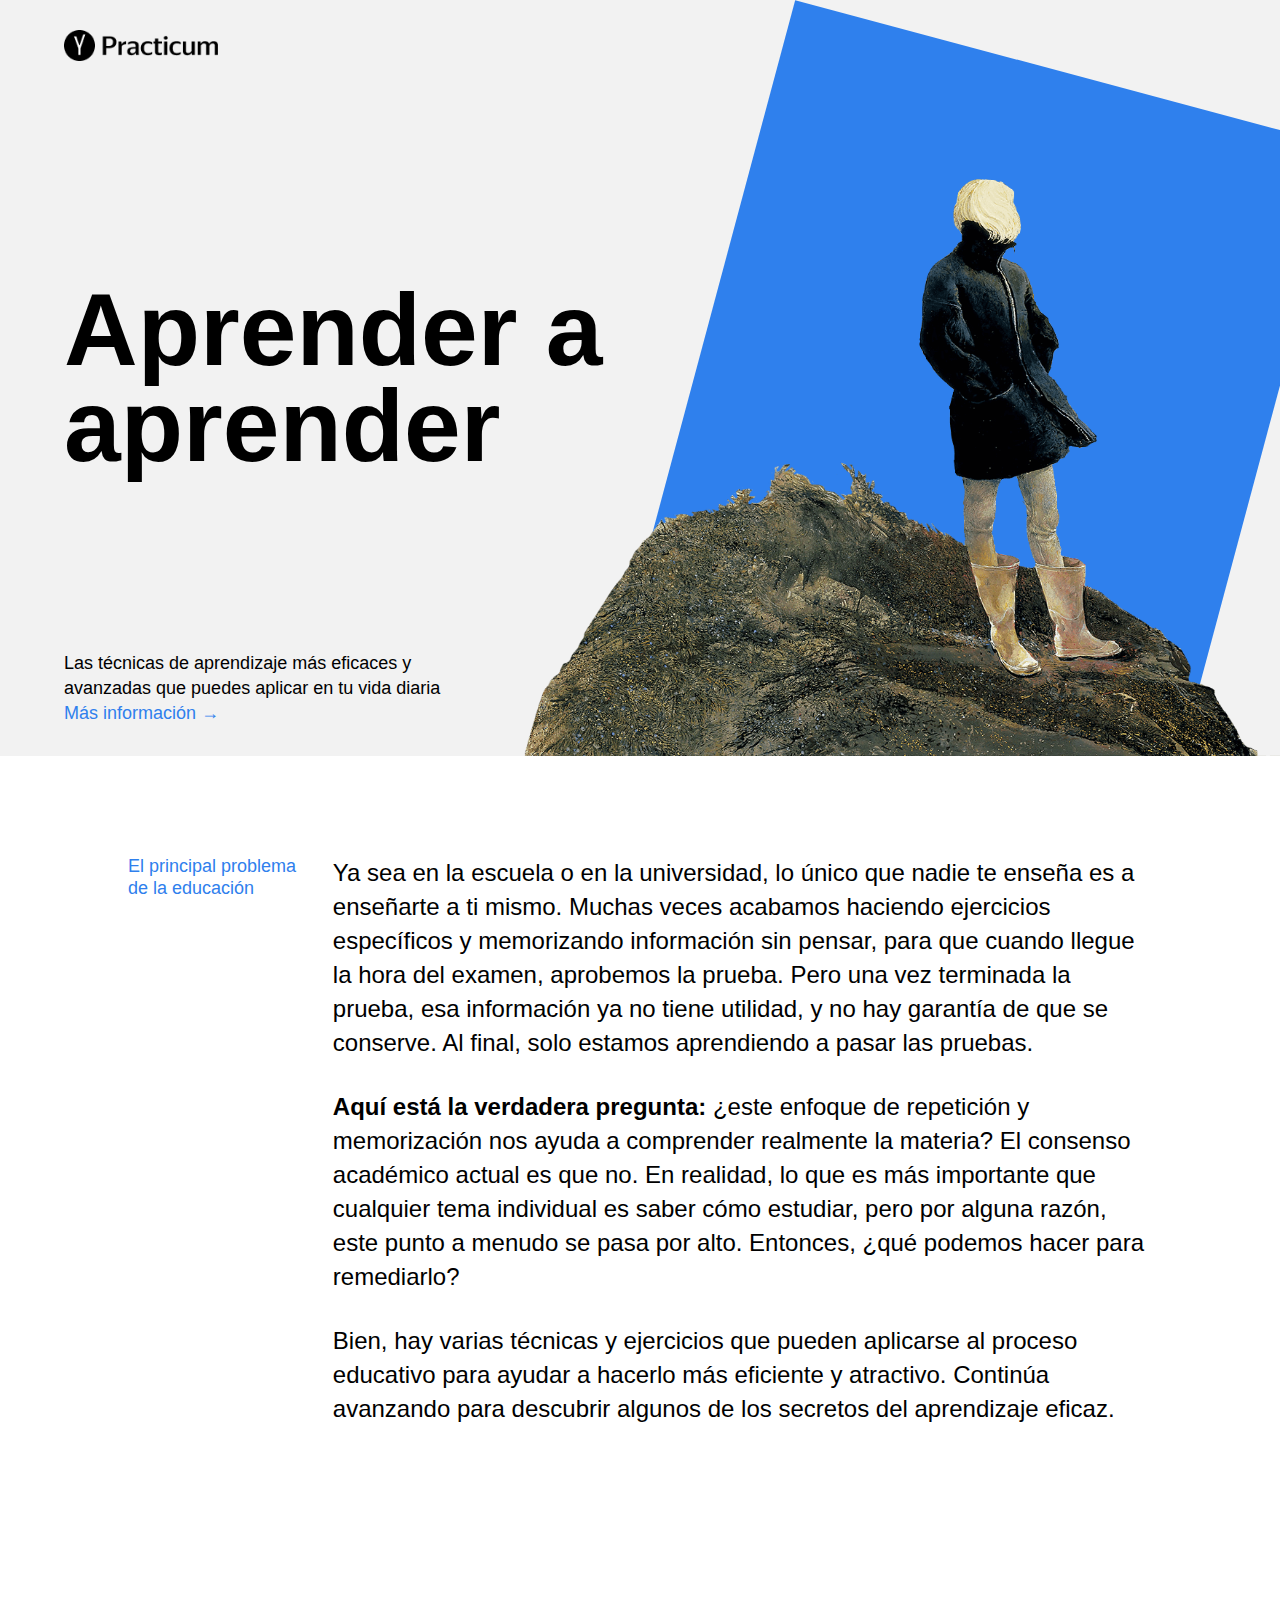
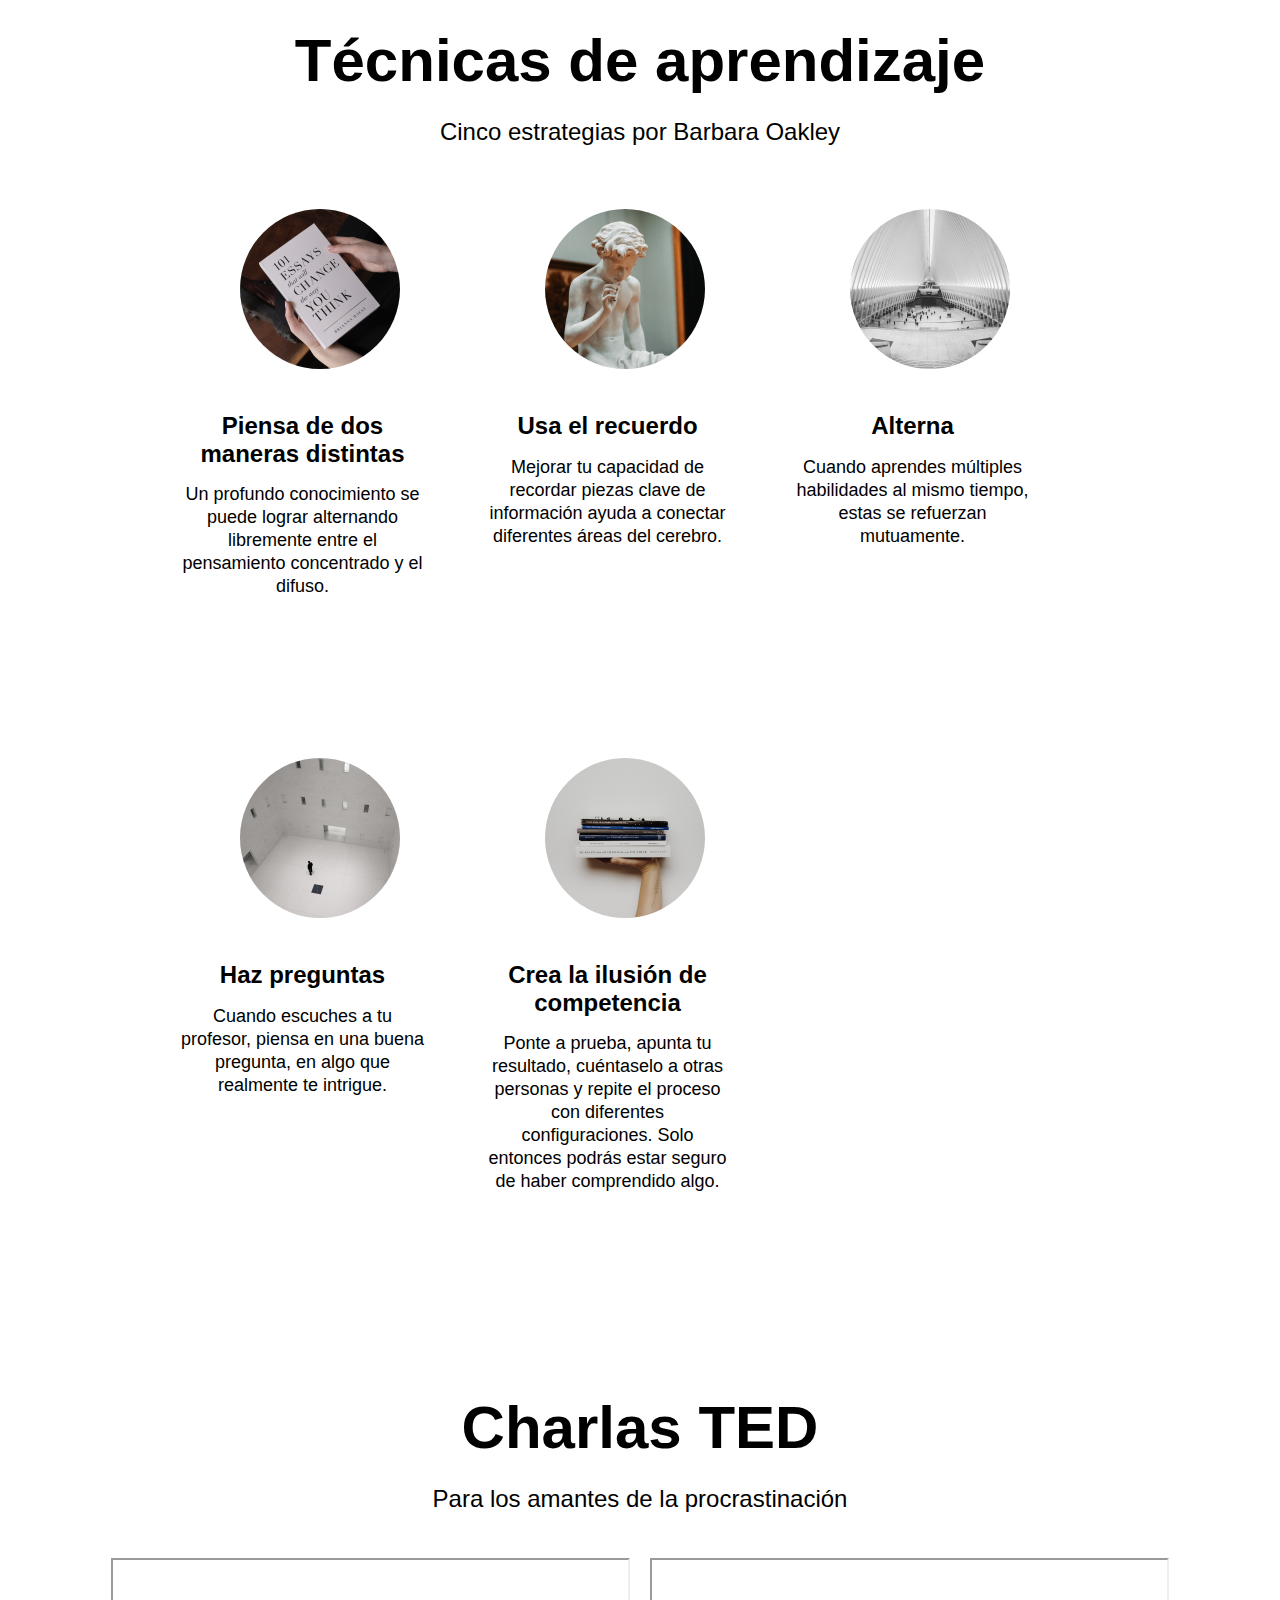
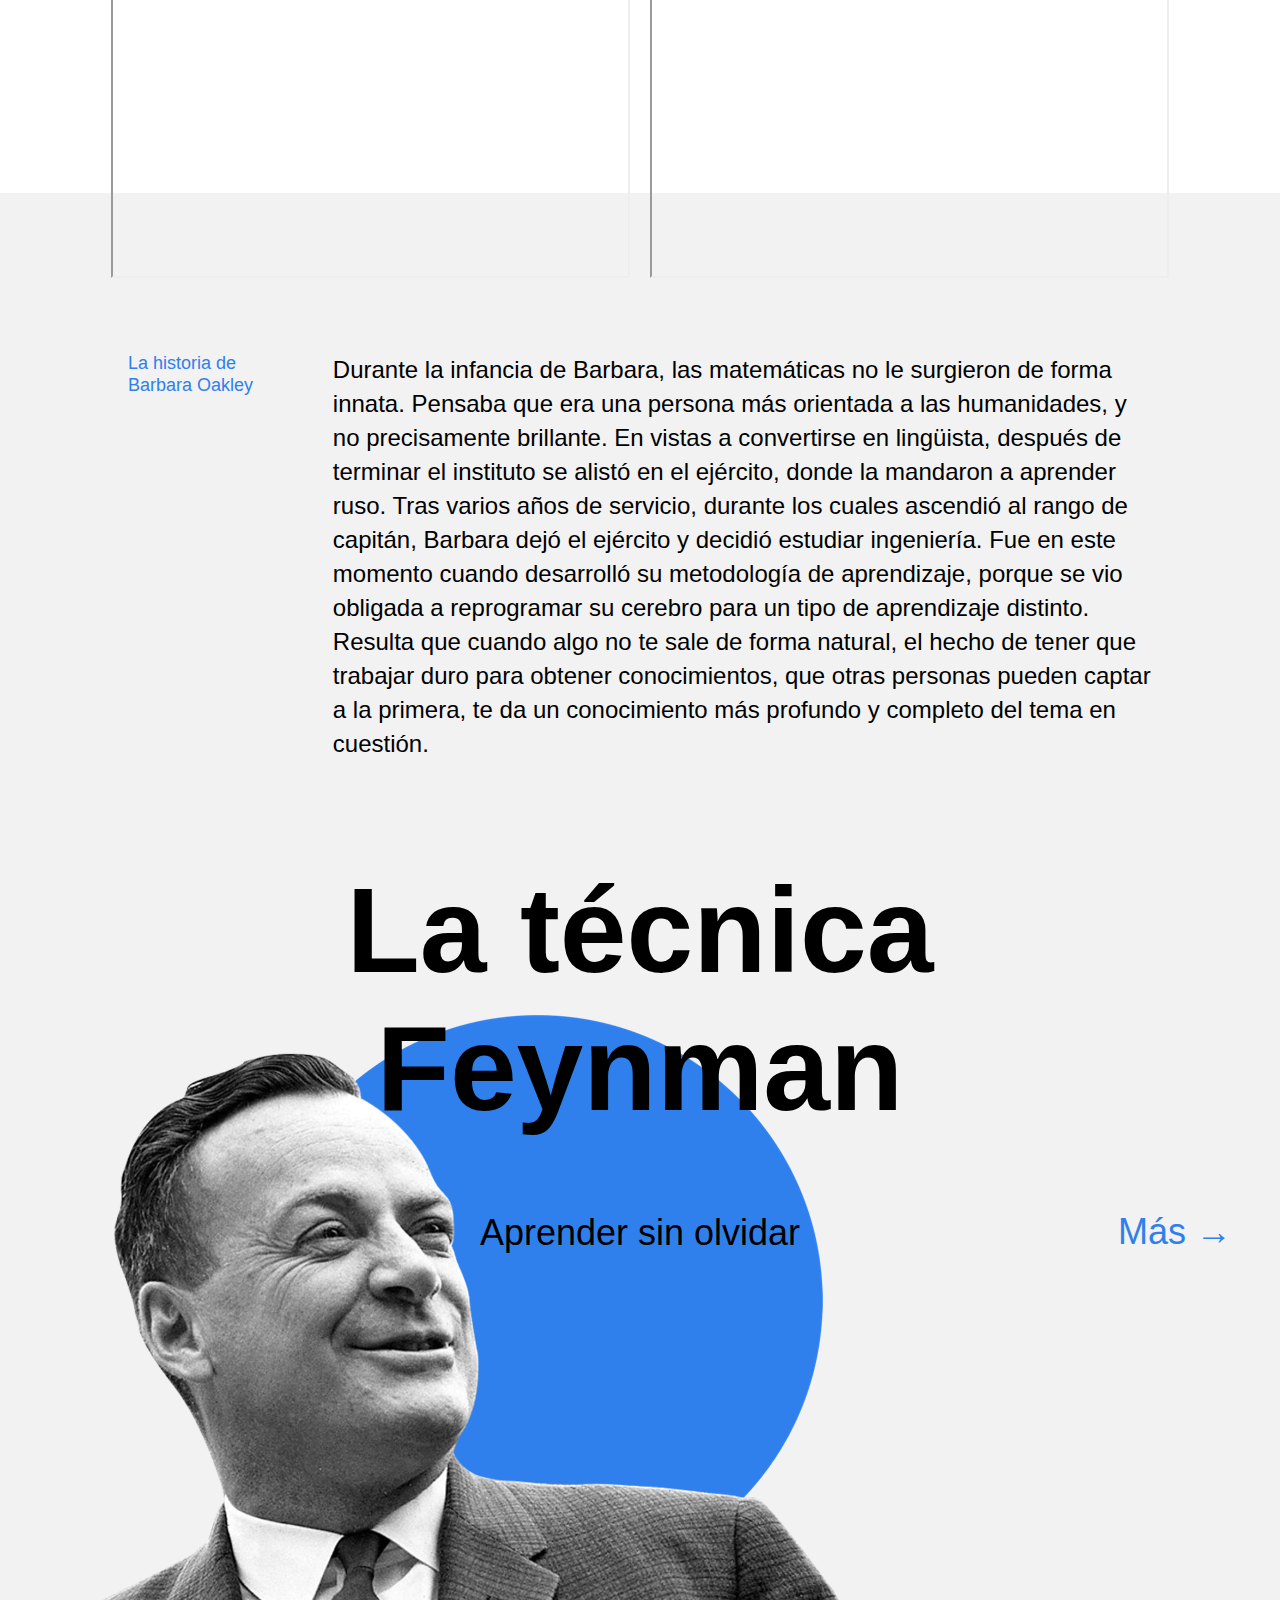
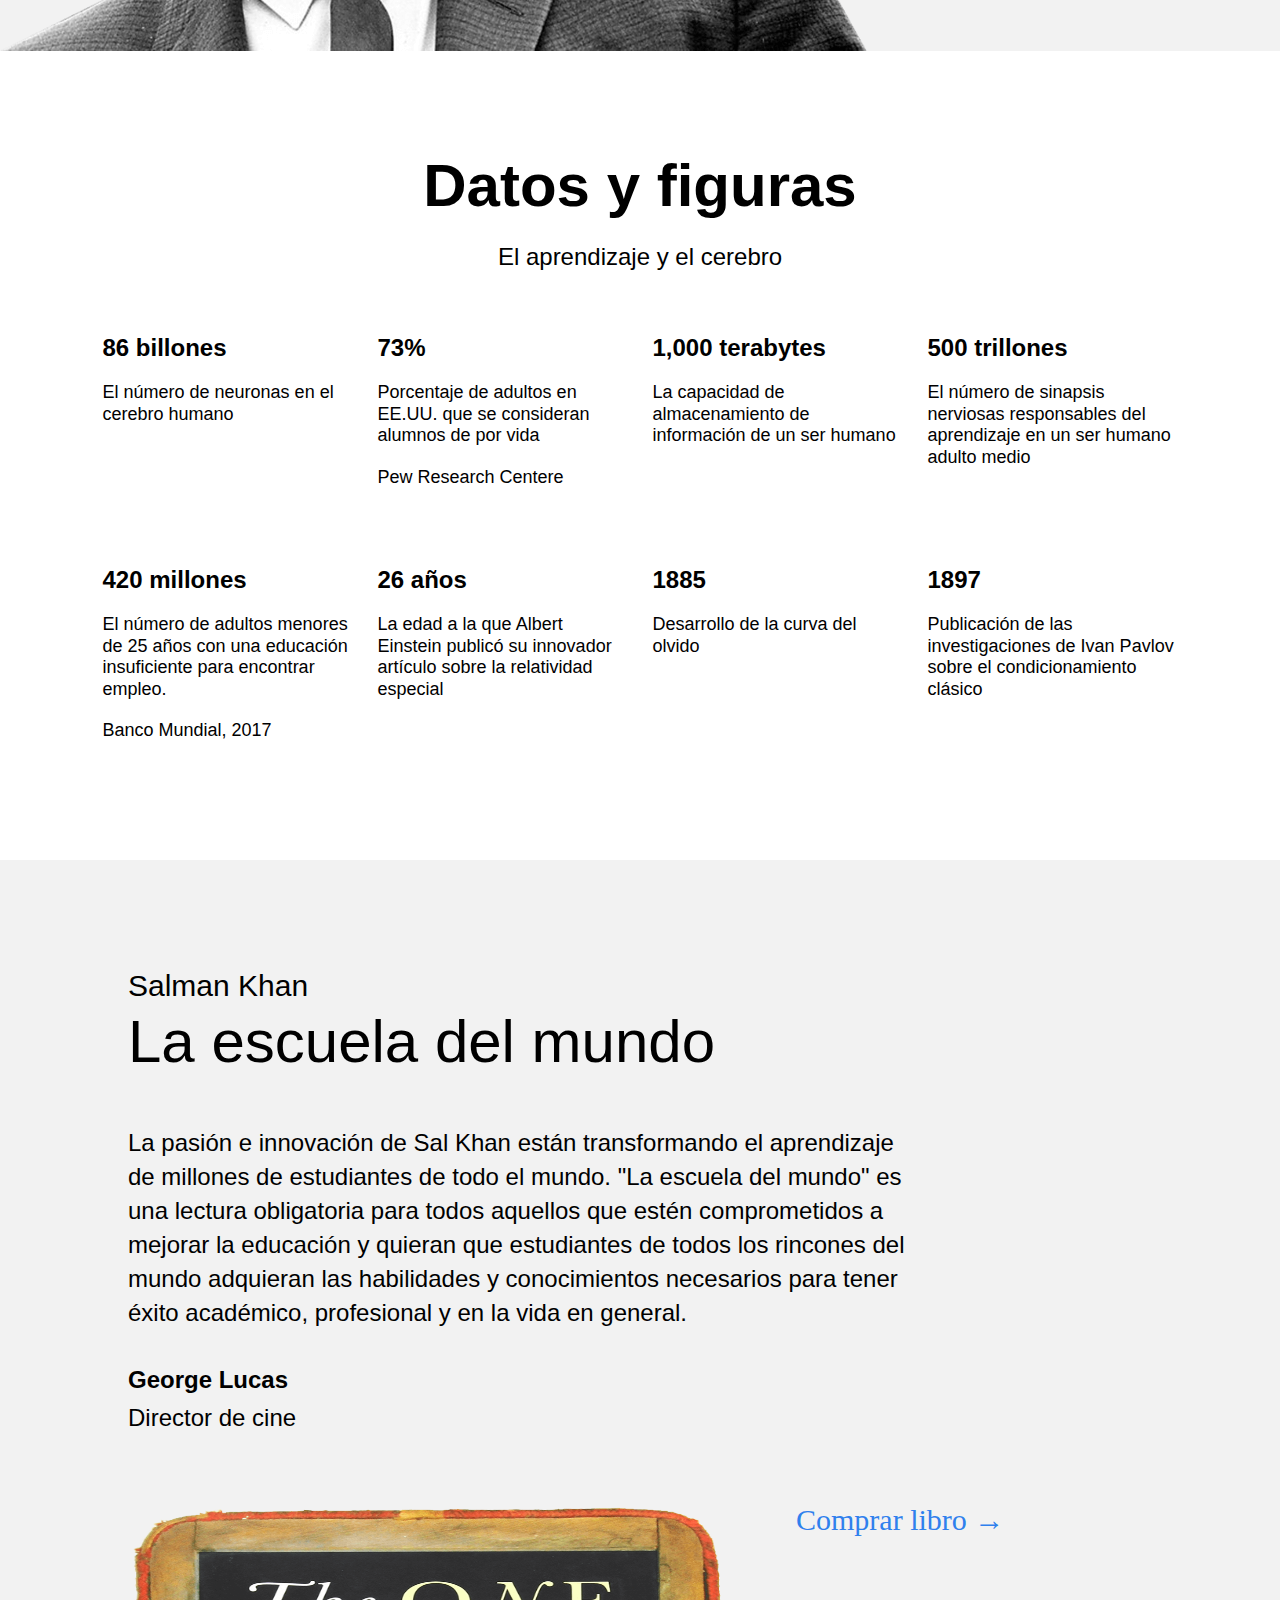
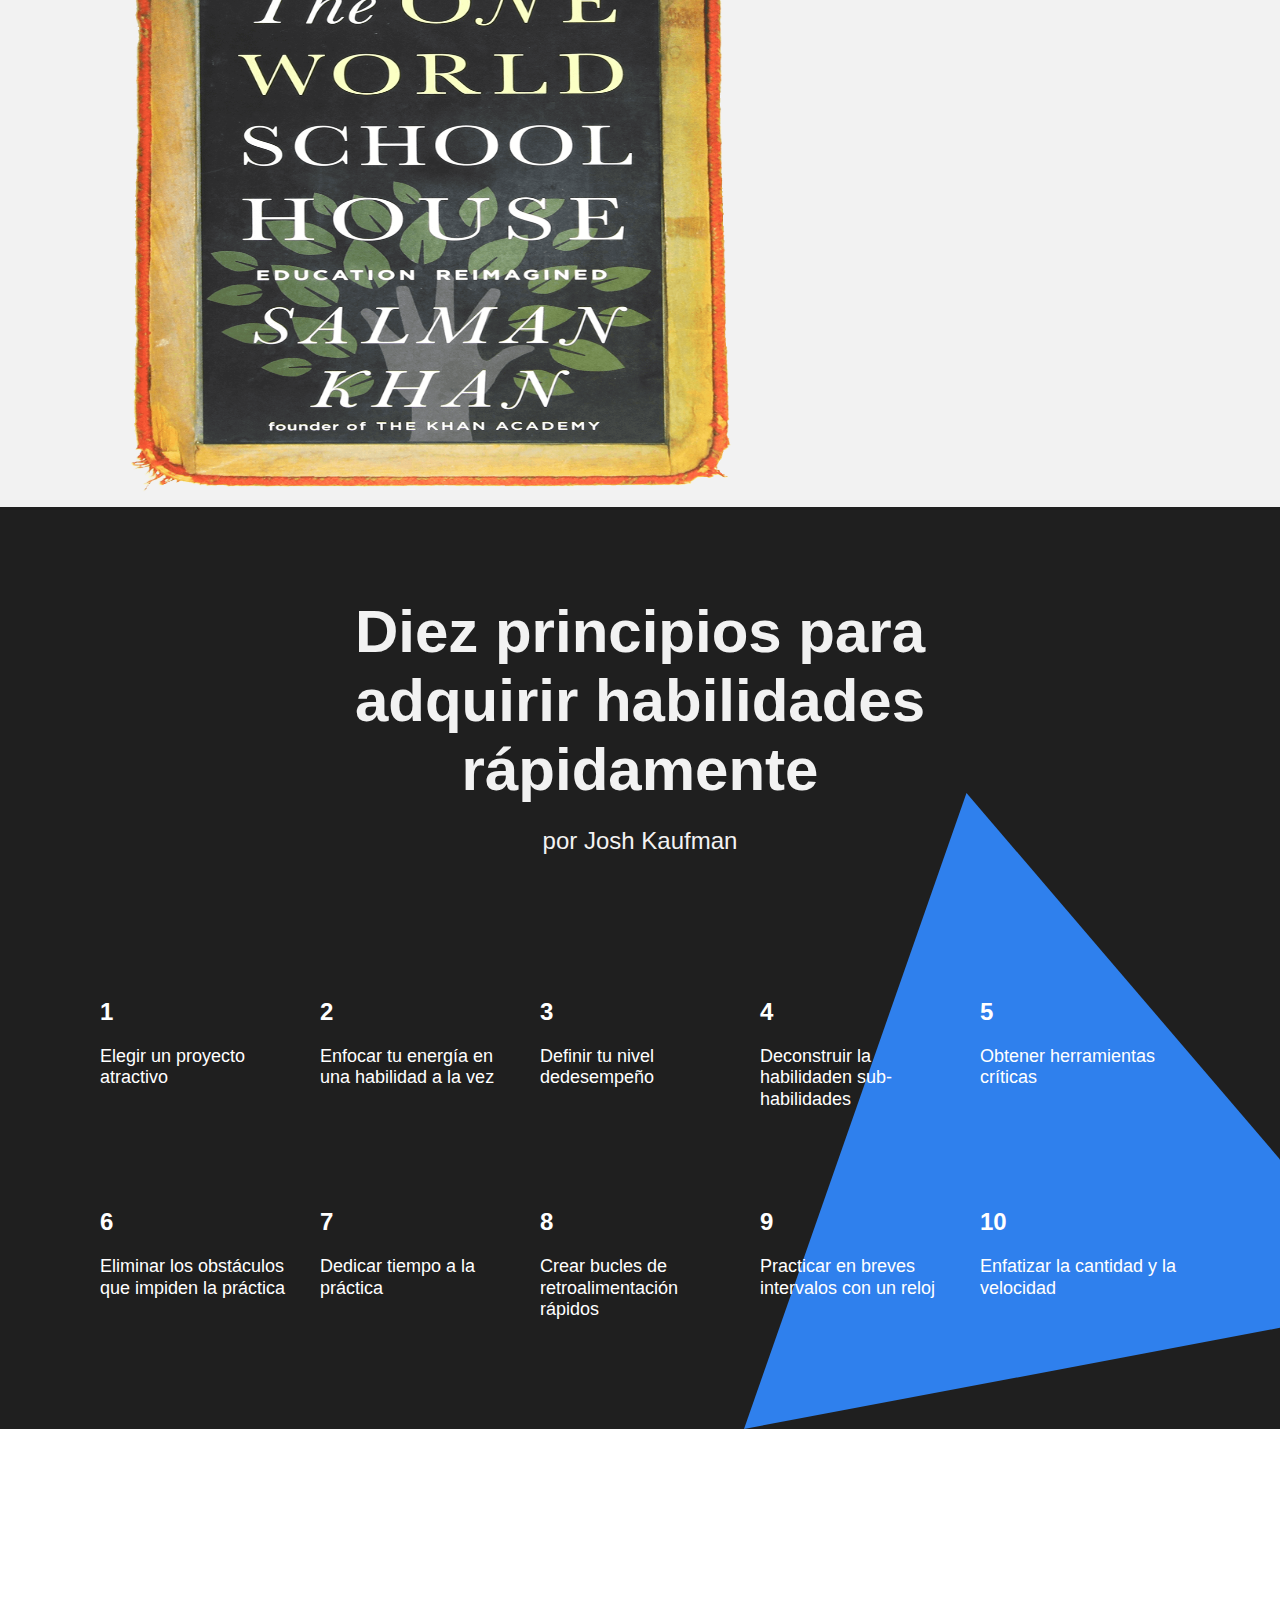
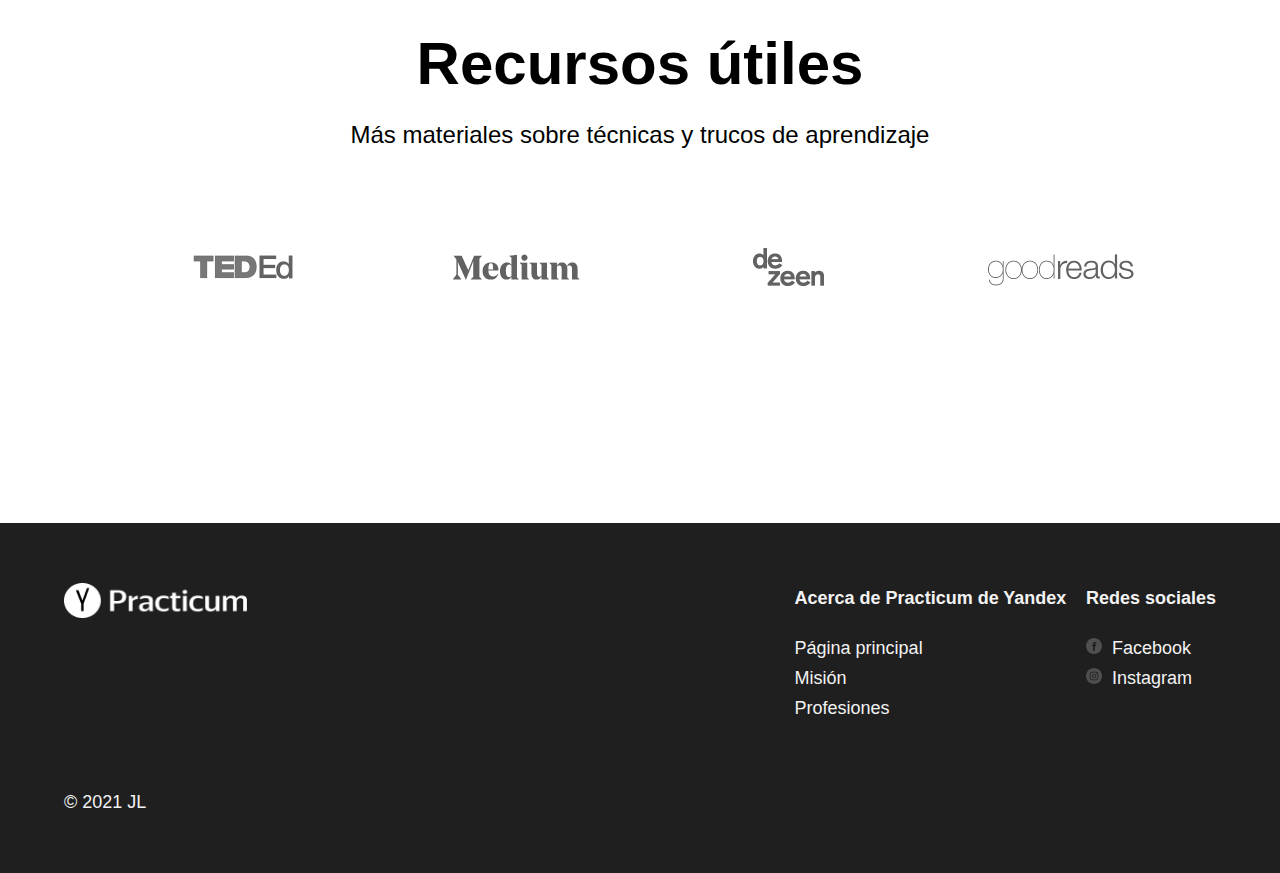
<file: index.html>
<!-- Hola Buenos dias! =) Espero se encuentre Bien!
Paso a Explicar ciertas improvisaciones en el proyecto

a)Cada Bloque tiene su titulo y subtitulo independiente para que cada bloque sea independiente de el resto como dicta BEM! 
en la guia me piden re Utilizar __title __subtitle al principio lo realice de esta manera pero la prueba automatica me rechacaba esta alternativa!

b) aplique una animacion global usando el root de mi etiqueta body!

c) aplique la transition de los __links a cada bloque! en un principio estaba en root con el clase "root__link_active" pero 
el auto corrector me lo rechazo!

Que tenga usted un buen dia! salu2s-->
<!DOCTYPE html>
<html lang="es">
<head>
  <meta charset="UTF-8">
  <meta name="viewport" content="width=device-width, initial-scale=1.0">
  <link rel="stylesheet" href="./pages/index.css">
  <link rel="stylesheet" href="./vendor/normalize.css">
  <title>Aprender a aprender</title>
</head>
<body class="root">
  <div class="page">
                                                    <!--Header -->
    <header class="header">
      <img class="logo logo_place_header" src="./images/logo_place_header.png" alt="logo header">
      <h1 class="header__title">Aprender a aprender</h1>
      <p class="header__subtitle">Las técnicas de aprendizaje más eficaces y avanzadas que puedes aplicar en tu vida diaria
        <a class="header__link header__link-active" href="#">Más información →</a>
      </p>
      <img class="header__main-illustration" src="./images/header-image.png" alt="hombre dominando la montaña">
      <div class="header__square root__rotation"></div>
      </header>
                                                      <!--Main -->
    <main class="content">
      <section class="description">
        <article class="two-columns">
          <h6 class="two-columns__brief">El principal problema de la educación</h6>
          <div class="two-columns__main-text">
            <p class="two-columns__paragraph">Ya sea en la escuela o en la universidad, lo único que nadie te enseña es a enseñarte a ti
            mismo. Muchas veces acabamos haciendo ejercicios específicos y memorizando información
            sin pensar, para que cuando llegue la hora del examen, aprobemos la prueba. Pero una vez
            terminada la prueba, esa información ya no tiene utilidad, y no hay garantía de que se
            conserve. Al final, solo estamos aprendiendo a pasar las pruebas.</p>
            <p class="two-columns__paragraph">
              <span class="two-columns__span-accent">Aquí está la verdadera pregunta:</span>
              ¿este enfoque de repetición y memorización nos ayuda a
              comprender realmente la materia? El consenso académico actual es que no. En realidad, lo
              que es más importante que cualquier tema individual es saber cómo estudiar, pero por alguna
              razón, este punto a menudo se pasa por alto. Entonces, ¿qué podemos hacer para
              remediarlo?</p>
            <p class="two-columns__paragraph">Bien, hay varias técnicas y ejercicios que pueden aplicarse al proceso educativo para ayudar a
                hacerlo más eficiente y atractivo. Continúa avanzando para descubrir algunos de los secretos
                del aprendizaje eficaz.</p>
          </div>
        </article>
      </section>
                                          <!-- Bloks techniques  -->
      <section class="techniques">
        <h2 class="techniques__title">Técnicas de aprendizaje</h2>
        <h3 class="techniques__subtitle">Cinco estrategias por Barbara Oakley</h3>
        <div class="cards">
          <article class="cards__item">
            <img class="cards__image" src="./images/cards-attention.png" alt="atencion plena">
            <h4 class="cards__title">Piensa de dos maneras distintas</h4>
            <p class="cards__description">Un profundo conocimiento 
              se puede lograr alternando libremente entre el pensamiento concentrado y el difuso.</p>
          </article>
          <article class="cards__item">
            <img class="cards__image" src="./images/cards-recall.png" alt="recuerda">
            <h4 class="cards__title">Usa el recuerdo</h4>
            <p class="cards__description">Mejorar tu capacidad de recordar piezas clave de información ayuda a conectar diferentes áreas del cerebro.</p>
          </article>
          <article class="cards__item">
            <img class="cards__image" src="./images/cards-interleaving.png" alt="alterna">
            <h4 class="cards__title">Alterna</h4>
            <p class="cards__description">Cuando aprendes múltiples habilidades al mismo tiempo, estas se refuerzan mutuamente.</p>
          </article>
          <article class="cards__item">
            <img class="cards__image" src="./images/cards-question.png" alt="preguntate">
            <h4 class="cards__title">Haz preguntas</h4>
            <p class="cards__description">Cuando escuches a tu profesor, piensa en una buena pregunta, en algo que realmente te intrigue.</p>
          </article>
          <article class="cards__item">
            <img class="cards__image" src="./images/cards-competence.png" alt="competicion">
            <h4 class="cards__title">Crea la ilusión de competencia</h4>
            <p class="cards__description">Ponte a prueba, apunta tu resultado, cuéntaselo a otras personas y repite el proceso con diferentes configuraciones. Solo entonces podrás estar seguro de haber comprendido algo.</p>
          </article>
        </div>
      </section>
                                                      <!-- Bloks Video -->
      <section class="video">
        <h2 class="video__title">Charlas TED</h2>
        <h3 class="video__subtitle">Para los amantes de la procrastinación</h3>
        <div class="video__iframe">
          <iframe width="515" height="316" src="https://www.youtube.com/embed/5MgBikgcWnY" title="YouTube video player" allow="accelerometer; autoplay; clipboard-write; encrypted-media; gyroscope; picture-in-picture; web-share" style="margin-right: 20px;" allowfullscreen></iframe>
          <iframe width="515" height="316" src="https://www.youtube.com/embed/arj7oStGLkU" title="YouTube video player" allow="accelerometer; autoplay; clipboard-write; encrypted-media; gyroscope; picture-in-picture; web-share" allowfullscreen></iframe>
        </div>   
      </section>
                                                  <!-- Bloks oakley -->
      <section class="oakley">
        <article class="two-columns">
          <h6 class="two-columns__brief">La historia de Barbara Oakley</h6>
          <div class="two-columns__main-text">
            <p class="two-columns__paragraph">Durante la infancia de Barbara, las matemáticas no le surgieron de forma innata. Pensaba que era
              una persona más orientada a las humanidades, y no precisamente brillante. En vistas a convertirse
              en lingüista, después de terminar el instituto se alistó en el ejército, donde la mandaron a aprender
              ruso. Tras varios años de servicio, durante los cuales ascendió al rango de capitán, Barbara dejó el
              ejército y decidió estudiar ingeniería. Fue en este momento cuando desarrolló su metodología de
              aprendizaje, porque se vio obligada a reprogramar su cerebro para un tipo de aprendizaje distinto.
              Resulta que cuando algo no te sale de forma natural, el hecho de tener que trabajar duro para
              obtener conocimientos, que otras personas pueden captar a la primera, te da un conocimiento más
              profundo y completo del tema en cuestión.</p>
          </div>
        </article>
      </section>
                                                    <!-- Bloks feynman -->
      <section class="feynman">
        <h2 class="feynman__title">La técnica Feynman</h2>
        <h3 class="feynman__subtitle">Aprender sin olvidar</h3>
        <a class="feynman__link feynman__link-active" href="#">Más →</a>
        <img class="feynman__image" src="./images/feynman.png" alt="el cabezon feynman"> 
      </section>
                                          <!-- Section digits -->
        <section class="digits"> 
        <h2 class="digits__title">Datos y figuras</h2>
        <h3 class="digits__subtitle">El aprendizaje y el cerebro</h3> 
      <ol class="table">
        <li class="table__cell">
          <h3 class="table__heading">86 billones </h3>
          <p class="table__text">El número de neuronas en el cerebro humano</p>
        </li>     
        <li class="table__cell">
        <h3 class="table__heading">73%</h3>
          <p class="table__text">Porcentaje de adultos en EE.UU. que se consideran alumnos de por vida</p>
          <p class="table__text">Pew Research Centerе</p>
        </li> 
        <li class="table__cell">
          <h3 class="table__heading">1,000 terabytes</h3>
          <p class="table__text">La capacidad de almacenamiento de información de un ser humano</p>
        </li>
        <li class="table__cell">
          <h3 class="table__heading">500 trillones</h3>
          <p class="table__text">El número de sinapsis nerviosas responsables del aprendizaje en un ser humano adulto medio</p>
        </li>
        <li class="table__cell">
          <h3 class="table__heading">420 millones</h3>
          <p class="table__text">El número de adultos menores de 25 años con una educación insuficiente para encontrar empleo.</p>
          <p class="table__text">Banco Mundial, 2017</p>
        </li>
        <li class="table__cell">
          <h3 class="table__heading">26 años</h3>
          <p class="table__text">La edad a la que Albert Einstein publicó su innovador artículo sobre la relatividad especial</p>
        </li>
        <li class="table__cell">
          <h3 class="table__heading">1885</h3>
          <p class="table__text"> Desarrollo de la curva del olvido</p>
        </li>  
        <li class="table__cell">
          <h3 class="table__heading">1897</h3>
          <p class="table__text">Publicación de las investigaciones de Ivan Pavlov sobre el condicionamiento clásico</p>
        </li>     
      </ol>
    </section>
                                                          <!-- Bloks khan -->
    <section class="khan">
      <article class="khan__container">
        <h2 class="khan__author">Salman Khan</h2>
        <h3 class="khan__title">La escuela del mundo</h3>
        <p class="khan__quote">La pasión e innovación de Sal Khan están transformando el aprendizaje de millones de estudiantes de todo el mundo. "La escuela del mundo" es una lectura obligatoria para todos aquellos que estén comprometidos a mejorar la educación y quieran que estudiantes de todos los rincones del mundo adquieran las habilidades y conocimientos necesarios para tener éxito académico, profesional y en la vida en general.</p>
        <h4 class="khan__quote-autor">George Lucas </h4>
        <h5 class="khan__quote-autor-subline">Director de cine</h5>
        <div class="khan__book-container">
          <img class="khan__book-pic" src="./images/khan-book-2.png" alt="libro khan">
          <a class="khan__buy-link khan__link-active" href="#">Comprar libro →</a>
        </div>
      </article>
    </section>
                                                  <!-- Bloks kaufman -->
      <section class="kaufman">
        <h2 class="kaufman__title kaufman__title_theme-dark">Diez principios para adquirir habilidades rápidamente</h2>
        <h3 class="kaufman__subtitle kaufman__subtitle_theme_dark">por Josh Kaufman</h3>
        <ul class="table table_theme-dark">
          <li class="table__cell table__cell_teme-dark">
            <h3 class="table__heading table__heading_theme-dark">1</h3>
            <p class="table__text table__text_theme-dark">Elegir un proyecto atractivo</p>
          </li>
          <li class="table__cell table__cell_teme-dark">
            <h3 class="table__heading table__heading_theme-dark">2</h3>
            <p class="table__text table__text_theme-dark">Enfocar tu energía en una habilidad a la vez</p>
          </li>
          <li class="table__cell table__cell_teme-dark">
            <h3 class="table__heading table__heading_theme-dark">3</h3>
            <p class="table__text table__text_theme-dark">Definir tu nivel dedesempeño</p>
          </li>
          <li class="table__cell table__cell_teme-dark">
            <h3 class="table__heading table__heading_theme-dark">4</h3>
            <p class="table__text table__text_theme-dark">Deconstruir la habilidaden sub-habilidades</p>
          </li>
          <li class="table__cell table__cell_teme-dark">
            <h3 class="table__heading table__heading_theme-dark">5</h3>
            <p class="table__text table__text_theme-dark">Obtener herramientas críticas</p>
          </li>
          <li class="table__cell table__cell_teme-dark">
            <h3 class="table__heading table__heading_theme-dark">6</h3>
            <p class="table__text table__text_theme-dark">Eliminar los obstáculos que impiden la práctica</p>
          </li>
          <li class="table__cell table__cell_teme-dark">
            <h3 class="table__heading table__heading_theme-dark">7</h3>
            <p class="table__text table__text_theme-dark">Dedicar tiempo a la práctica</p>
          </li>
          <li class="table__cell table__cell_teme-dark">
            <h3 class="table__heading table__heading_theme-dark">8</h3>
            <p class="table__text table__text_theme-dark">Crear bucles de retroalimentación rápidos</p>
          </li>
          <li class="table__cell table__cell_teme-dark">
            <h3 class="table__heading table__heading_theme-dark">9</h3>
            <p class="table__text table__text_theme-dark">Practicar en breves intervalos con un reloj </p>
          </li>
          <li class="table__cell table__cell_teme-dark"> 
            <h3 class="table__heading table__heading_theme-dark">10</h3>
            <p class="table__text table__text_theme-dark">Enfatizar la cantidad y la velocidad</p>
          </li>
        </ul>
        <img class="kaufman__triangle root__rotation" src="./images/kaufman-triangle.svg" alt="triangulo azul">
      </section>
                                                  <!-- Bloks resourcers -->
      <section class="resourcers">
        <h2 class="resourcers__title">Recursos útiles</h2>
        <h3 class="resourcers__subtitle">Más materiales sobre técnicas y trucos de aprendizaje</h3>
        <ul class="resourcers__logo-zone">
          <li><a href="#"><img class="resourcers__logo resourcers__logo_link_active" src="./images/logo/resources-tedED.png" alt="logo ted"></a></li>
          <li><a href="#"><img class="resourcers__logo resourcers__logo_link_active" src="./images/logo/resources-Medium.png" alt="logo medium"></a></li>
          <li><a href="#"><img class="resourcers__logo resourcers__logo_link_active" src="./images/logo/resources-dezeen.png" alt="logo dezeen"></a></li>
          <li><a href="#"><img class="resourcers__logo resourcers__logo_link_active" src="./images/logo/resources-goodreads.png" alt="logo goodreasds"></a></li>
        </ul>
      </section>
    </main>
                                                              <!-- Footer -->
    <footer class="footer">
      <div class="footer__columns">
        <div class="footer__column footer__column_content-copyright"> 
          <img class="logo footer__logo-place" src="./images/logo_place_footer.png" alt="logo footer">
          <p class="footer__author">&copy; 2021 JL</p> 
        </div>
        <div class="footer__column footer__column_content-about">
          <h3 class="footer__column-heading">Acerca de Practicum de Yandex</h3>
          <ul class="footer__list">
            <li><a class="footer__column-link footer__column-link_active" href="#">Página principal</a></li>
            <li><a class="footer__column-link footer__column-link_active" href="#">Misión</a></li>
            <li><a class="footer__column-link footer__column-link_active" href="#">Profesiones</a></li>
          </ul> 
        </div>
        <div class="footer__column footer__column_content-social">   
          <h3 class="footer__column-heading">Redes sociales</h3>
          <ul class="footer__list">
            <li><a class="footer__column-link footer__column-link_active" href="#"><img class="footer__social-icons" src="./images/facebook_white.svg" alt="facebook icon">Facebook</a></li>
            <li><a class="footer__column-link footer__column-link_active" href="#"><img class="footer__social-icons" src="./images/instagram_white.svg" alt="instagram icon">Instagram</a></li>
          </ul>    
        </div>
      </div>
    </footer>
  </div>  
</body>
</html>
</file>
<file: pages/index.css>
/* Vendor */
@import url(../vendor/normalize.css);
/* Bloks Body */
@import url(../blocks/root/root.css);
@import url(../blocks/page/page.css);
/* Bloks Header*/
@import url(../blocks/header/header.css);
@import url(../blocks/header/__logo/logo.css);
@import url(../blocks/header/__logo/_place_header/logo_place_header.css);
@import url(../blocks/header/__tittle/header__title.css);
@import url(../blocks/header/__subtittle/header__subtitle.css);
@import url(../blocks/header/__link/header__link.css);
@import url(../blocks/header/__link/_active/header__link-active.css);
@import url(../blocks/header/__illustration/header__main-illustration.css);
@import url(../blocks/header/__square/header__square.css);
/* Bloks description */
@import url(../blocks/description/description.css);
@import url(../blocks/description/__columns/two-columns.css);
@import url(../blocks/description/__columns/__brief/two-columns__brief.css);
@import url(../blocks/description/__columns/__brief/two-columns__main-text.css);
@import url(../blocks/description/__columns/__brief/__paragraph/two-columns__paragraph.css);
@import url(../blocks/description/__columns/__brief/__paragraph/_span/two-columns__span-accent.css);
/* Blacks Techniques */
@import url(../blocks/techniques/techniques.css);
@import url(../blocks/techniques/__title/techniques__title.css);
@import url(../blocks/techniques/__subtitle/techniques__subtitle.css);
@import url(../blocks/techniques/__cards/cards.css);
@import url(../blocks/techniques/__cards/__item/cards__item.css);
@import url(../blocks/techniques/__cards/__item/__image/cards__image.css);
@import url(../blocks/techniques/__cards/__item/__title/cards__title.css);
@import url(../blocks/techniques/__cards/__item/__description/cards__description.css);
/* Bloks Video */
@import url(../blocks/video/video.css);
@import url(../blocks/video/__title/video__title.css);
@import url(../blocks/video/__subtitle/video__subtitle.css);
@import url(../blocks/video/__iframe/video__iframe.css);
/* Bloks Okley */
@import url(../blocks/oakley/oakley.css);
/* Bloks Khan */
@import url(../blocks/khan/khan.css);
@import url(../blocks/khan/__container/khan__container.css);
@import url(../blocks/khan/__container/__author/khan__author.css);
@import url(../blocks/khan/__container/__title/khan__title.css);
@import url(../blocks/khan/__container/__quote/khan__quote.css);
@import url(../blocks/khan/__container/__quote-autor/khan__quote-autor.css);
@import url(../blocks/khan/__container/__autor-subline/khan__quote-autor-subline.css);
@import url(../blocks/khan/__container/__book-container/khan__book-container.css);
@import url(../blocks/khan/__container/__book-container/__book-pic/khan__book-pic.css);
@import url(../blocks/khan/__container/__book-container/__buy-link/khan__buy-link.css);
@import url(../blocks/khan/__container/__book-container/__buy-link/_active/khan__link-active.css);
/* Bloks Feynman */
@import url(../blocks/feynman/feynman.css);
@import url(../blocks/feynman/__title/feynman__title.css);
@import url(../blocks/feynman/__subtitle/feynman__subtitle.css);
@import url(../blocks/feynman/__link/feynman__link.css);
@import url(../blocks/feynman/__link/_active/feynman__link-active.css);
@import url(../blocks/feynman/__image/feynman__image.css);
/* Bloks Digits */
@import url(../blocks/digits/digits.css);
@import url(../blocks/digits/__title/digits__title.css);
@import url(../blocks/digits/__subtitle/digits__subtitle.css);
@import url(../blocks/digits/__table/table.css);
@import url(../blocks/digits/__table/__cell/table__cell.css);
@import url(../blocks/digits/__table/__cell/__heading/table__heading.css);
@import url(../blocks/digits/__table/__cell/__text/table__text.css);
/* Bloks Kaufman */
@import url(../blocks/kaufman/kaufman.css);
@import url(../blocks/kaufman/__title/kaufman__title.css);
@import url(../blocks/kaufman/__title/_theme/kaufman__title_theme-dark.css);
@import url(../blocks/kaufman/__subtitle/kaufman__subtitle.css);
@import url(../blocks/kaufman/__subtitle/_theme/kaufman__subtitle_theme_dark.css);
@import url(../blocks/kaufman/__table/_theme/table_theme-dark.css);
@import url(../blocks/kaufman/__table/__cell/_theme/table__cell_teme-dark.css);
@import url(../blocks/kaufman/__table/__cell/__heading/_theme/table__heading_theme-dark.css);
@import url(../blocks/kaufman/__table/__cell/__text/_theme/table__text_theme-dark.css);
@import url(../blocks/kaufman/__triangle/kaufman__triangle.css);
/* resourcers */
@import url(../blocks/resourcers/resourcers.css);
@import url(../blocks/resourcers/__title/resourcers__title.css);
@import url(../blocks/resourcers/subtitle/resourcers__subtitle.css);
@import url(../blocks/resourcers/__logo-zone/resourcers__logo-zone.css);
@import url(../blocks/resourcers/__logo-zone/__logo/resourcers__logo.css);
@import url(../blocks/resourcers/__logo-zone/__logo/_active/resourcers__logo_link_active.css);
/* Bloks Footer */
@import url(../blocks/footer/footer.css);
@import url(../blocks/footer/__columns/footer__columns.css);
@import url(../blocks/footer/__columns/__column/footer__column.css);
@import url(../blocks/footer/__columns/__column/__content-copyright/footer__column_content-copyright.css);
@import url(../blocks/footer/__columns/__column/__content-copyright/__logo/_logo-place/footer__logo-place.css);
@import url(../blocks/footer/__columns/__column/__content-copyright/__author/footer__author.css);
@import url(../blocks/footer/__columns/__column/__content-about/footer__column_content-about.css);
@import url(../blocks/footer/__columns/__column/__content-about/__heading/footer__column-heading.css);
@import url(../blocks/footer/__columns/__column/__content-about/__list/footer__list.css);
@import url(../blocks/footer/__columns/__column/__content-about/__list/__link/footer__column-link.css);
@import url(../blocks/footer/__columns/__column/__content-about/__list/__link/_active/footer__column-link_active.css);
@import url(../blocks/footer/__columns/__column/__content-social/footer__column_content-social.css);
@import url(../blocks/footer/__columns/__column/__content-social/__social-icons/footer__social-icons.css);
</file>
